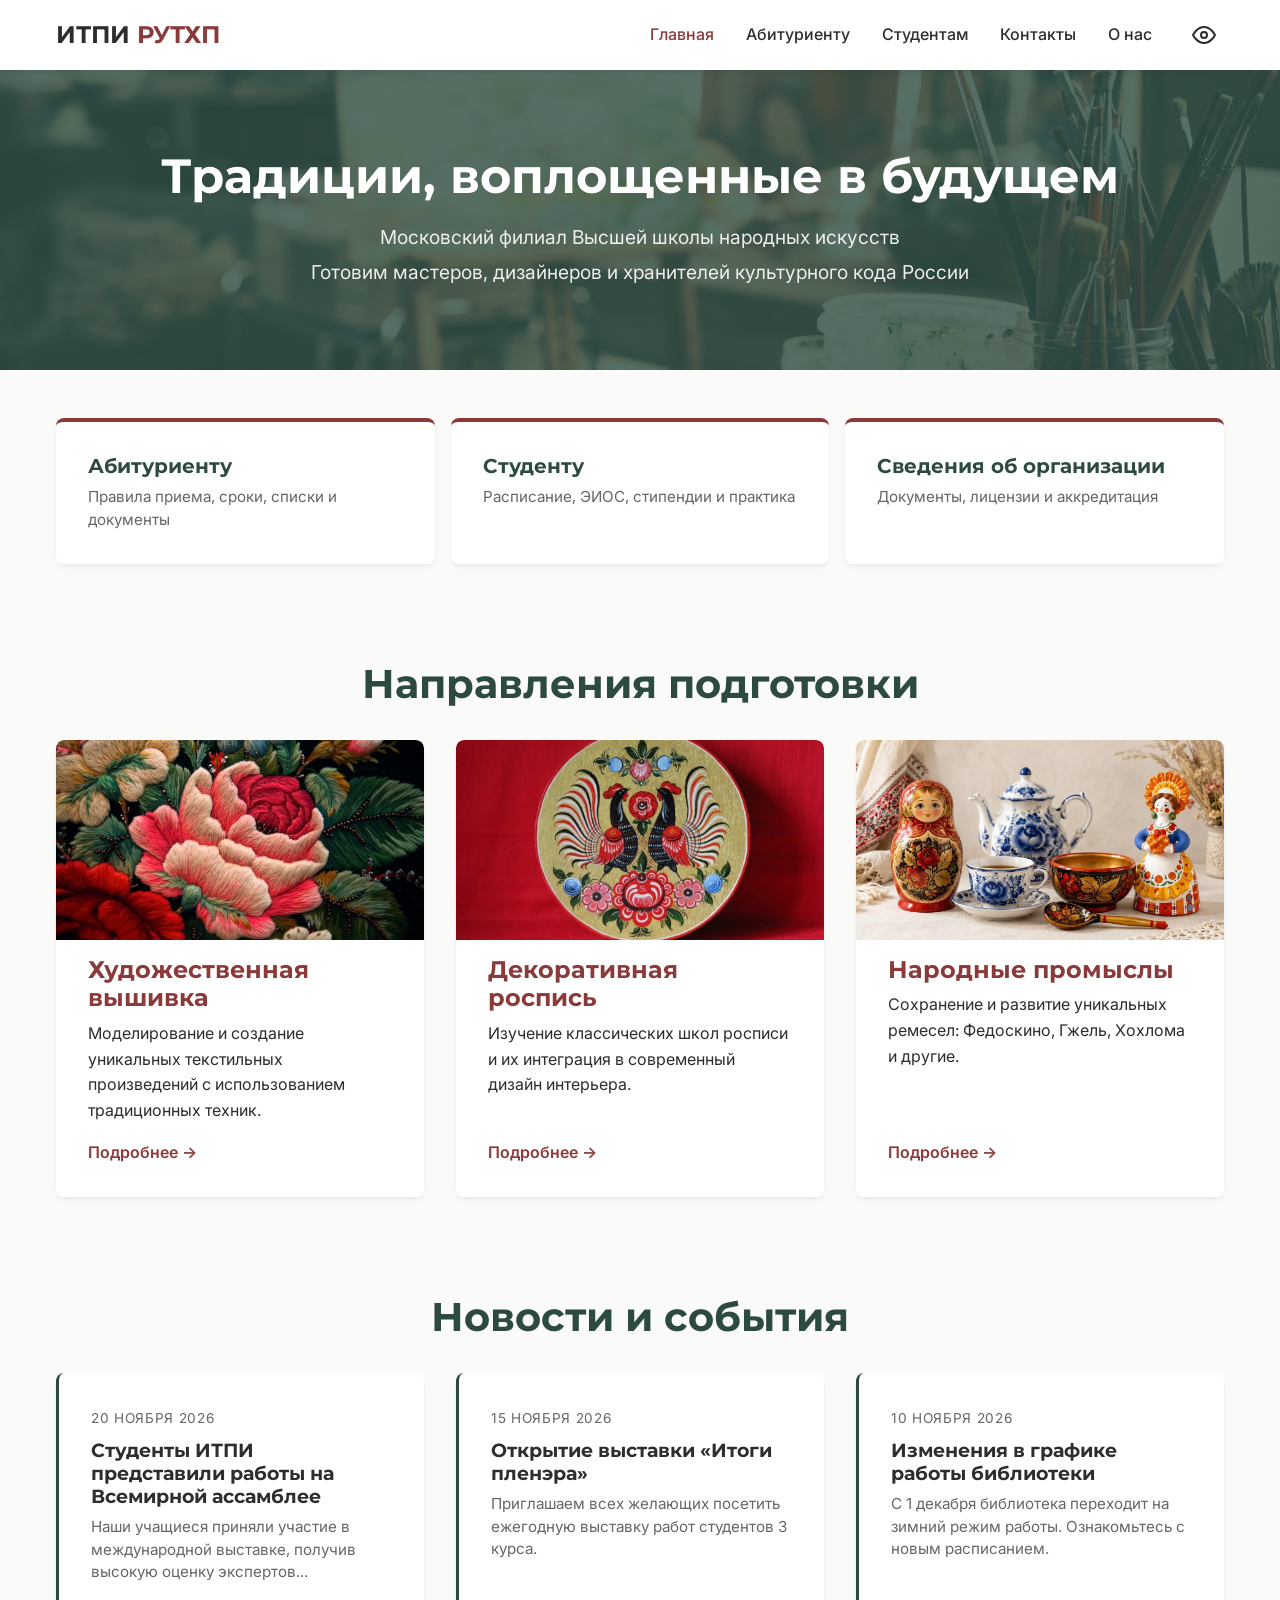
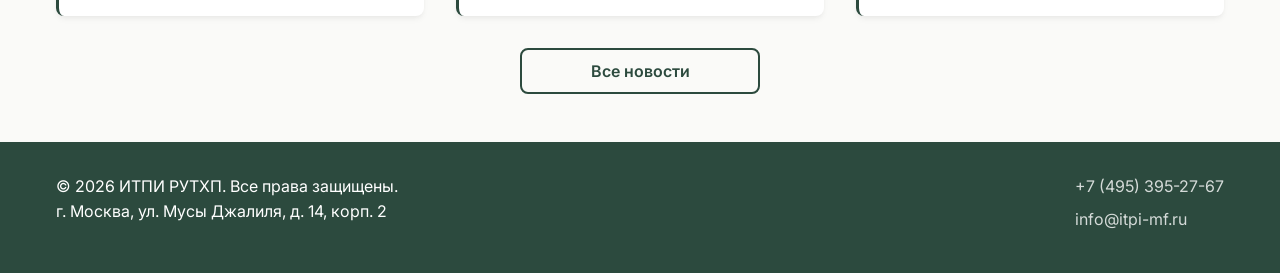
<file: index.html>
<!DOCTYPE html>
<html lang="ru">
<head>
    <meta charset="UTF-8">
    <meta name="viewport" content="width=device-width, initial-scale=1.0">
    <title>ИТПИ РУТХП | Институт Традиционного Прикладного Искусства</title>
    <link rel="preconnect" href="https://fonts.googleapis.com">
    <link rel="preconnect" href="https://fonts.gstatic.com" crossorigin>
    <link href="https://fonts.googleapis.com/css2?family=Inter:wght@400;500;600&family=Montserrat:wght@600;700&family=Playfair+Display:wght@600;700&display=swap" rel="stylesheet">
    <link rel="stylesheet" href="styles.css">
</head>
<body>
    <header class="header">
        <div class="container header__container">
            <a href="index.html" class="logo">ИТПИ <span>РУТХП</span></a>
            
            <div class="header__right">
                <nav class="nav">
                    <ul class="nav__list">
                        <li><a href="index.html" class="nav__link active">Главная</a></li>
                        <li><a href="admissions.html" class="nav__link">Абитуриенту</a></li>
                        <li><a href="#" class="nav__link">Студентам</a></li>
                        <li><a href="#" class="nav__link">Контакты</a></li>
                        <li><a href="#" class="nav__link">О нас</a></li>
                    </ul>
                </nav>
                
                <div class="a11y-wrapper">
                    <button class="a11y-toggle" id="a11yToggleBtn" aria-label="Открыть настройки для слабовидящих">
                        <svg width="24" height="24" viewBox="0 0 24 24" fill="none" stroke="currentColor" stroke-width="2" stroke-linecap="round" stroke-linejoin="round">
                            <path d="M1 12s4-8 11-8 11 8 11 8-4 8-11 8-11-8-11-8z"></path>
                            <circle cx="12" cy="12" r="3"></circle>
                        </svg>
                    </button>
                    
                    <div class="a11y-panel" id="a11yPanel">
                        <div class="a11y-section">
                            <span class="a11y-label">Размер шрифта:</span>
                            <button class="a11y-option" data-size="normal">А</button>
                            <button class="a11y-option" data-size="large">А+</button>
                            <button class="a11y-option" data-size="xlarge">А++</button>
                        </div>
                        <div class="a11y-section">
                            <span class="a11y-label">Цвет сайта:</span>
                            <button class="a11y-option a11y-color-btn" data-color="default">Обычный</button>
                            <button class="a11y-option a11y-color-btn" data-color="black-white">Чёрным по белому</button>
                            <button class="a11y-option a11y-color-btn" data-color="white-black">Белым по чёрному</button>
                        </div>
                        <button class="a11y-reset" id="a11yResetBtn">Сбросить настройки</button>
                    </div>
                </div>
                
                <button class="burger" aria-label="Открыть меню">
                    <span></span>
                    <span></span>
                    <span></span>
                </button>
            </div>
        </div>
    </header>

    <main>
        <section class="hero">
            <div class="container hero__content">
                <h1 class="hero__title">Традиции, воплощенные в будущем</h1>
                <p class="hero__subtitle">Московский филиал Высшей школы народных искусств</p>
                <p class="hero__subtitle">Готовим мастеров, дизайнеров и хранителей культурного кода России</p>
            </div>
        </section>

        <section class="quick-links container">
            <div class="quick-links__grid">
                <a href="admissions.html" class="link-card">
                    <h3 class="link-card__title">Абитуриенту</h3>
                    <p class="link-card__text">Правила приема, сроки, списки и документы</p>
                </a>
                <a href="#" class="link-card">
                    <h3 class="link-card__title">Студенту</h3>
                    <p class="link-card__text">Расписание, ЭИОС, стипендии и практика</p>
                </a>
                <a href="svedeniya_hub.html" class="link-card">
                    <h3 class="link-card__title">Сведения об организации</h3>
                    <p class="link-card__text">Документы, лицензии и аккредитация</p>
                </a>
            </div>
        </section>

        <section class="features container">
            <h2 class="section-title">Направления подготовки</h2>
            <div class="features__grid">
                <article class="card">
                    <img src="vishivka.jpg" alt="Художественная вышивка" class="card__image">
                    <h3 class="card__title">Художественная вышивка</h3>
                    <p class="card__text">Моделирование и создание уникальных текстильных произведений с использованием традиционных техник.</p>
                    <a href="#" class="card__link">Подробнее →</a>
                </article>
                <article class="card">
                    <img src="rospis.jpg" alt="Декоративная роспись" class="card__image">
                    <h3 class="card__title">Декоративная роспись</h3>
                    <p class="card__text">Изучение классических школ росписи и их интеграция в современный дизайн интерьера.</p>
                    <a href="#" class="card__link">Подробнее →</a>
                </article>
                <article class="card">
                    <img src="promisli.png" alt="Народные промыслы" class="card__image">
                    <h3 class="card__title">Народные промыслы</h3>
                    <p class="card__text">Сохранение и развитие уникальных ремесел: Федоскино, Гжель, Хохлома и другие.</p>
                    <a href="#" class="card__link">Подробнее →</a>
                </article>
            </div>
        </section>

        <section class="news container">
            <h2 class="section-title">Новости и события</h2>
            <div class="news__grid">
                <article class="news-card">
                    <time class="news-card__date" datetime="2026-11-20">20 ноября 2026</time>
                    <h3 class="news-card__title">Студенты ИТПИ представили работы на Всемирной ассамблее</h3>
                    <p class="news-card__excerpt">Наши учащиеся приняли участие в международной выставке, получив высокую оценку экспертов...</p>
                </article>
                <article class="news-card">
                    <time class="news-card__date" datetime="2026-11-15">15 ноября 2026</time>
                    <h3 class="news-card__title">Открытие выставки «Итоги пленэра»</h3>
                    <p class="news-card__excerpt">Приглашаем всех желающих посетить ежегодную выставку работ студентов 3 курса.</p>
                </article>
                <article class="news-card">
                    <time class="news-card__date" datetime="2026-11-10">10 ноября 2026</time>
                    <h3 class="news-card__title">Изменения в графике работы библиотеки</h3>
                    <p class="news-card__excerpt">С 1 декабря библиотека переходит на зимний режим работы. Ознакомьтесь с новым расписанием.</p>
                </article>
            </div>
            <div class="center-btn">
                <a href="#" class="btn btn--outline-dark">Все новости</a>
            </div>
        </section>
    </main>

    <footer class="footer">
        <div class="container footer__container">
            <div class="footer__info">
                <p>© 2026 ИТПИ РУТХП. Все права защищены.</p>
                <p>г. Москва, ул. Мусы Джалиля, д. 14, корп. 2</p>
            </div>
            <div class="footer__contacts">
                <a href="tel:+74953952767">+7 (495) 395-27-67</a>
                <a href="mailto:info@itpi-mf.ru">info@itpi-mf.ru</a>
            </div>
        </div>
    </footer>

    <script src="script.js"></script>
</body>
</html>
</file>
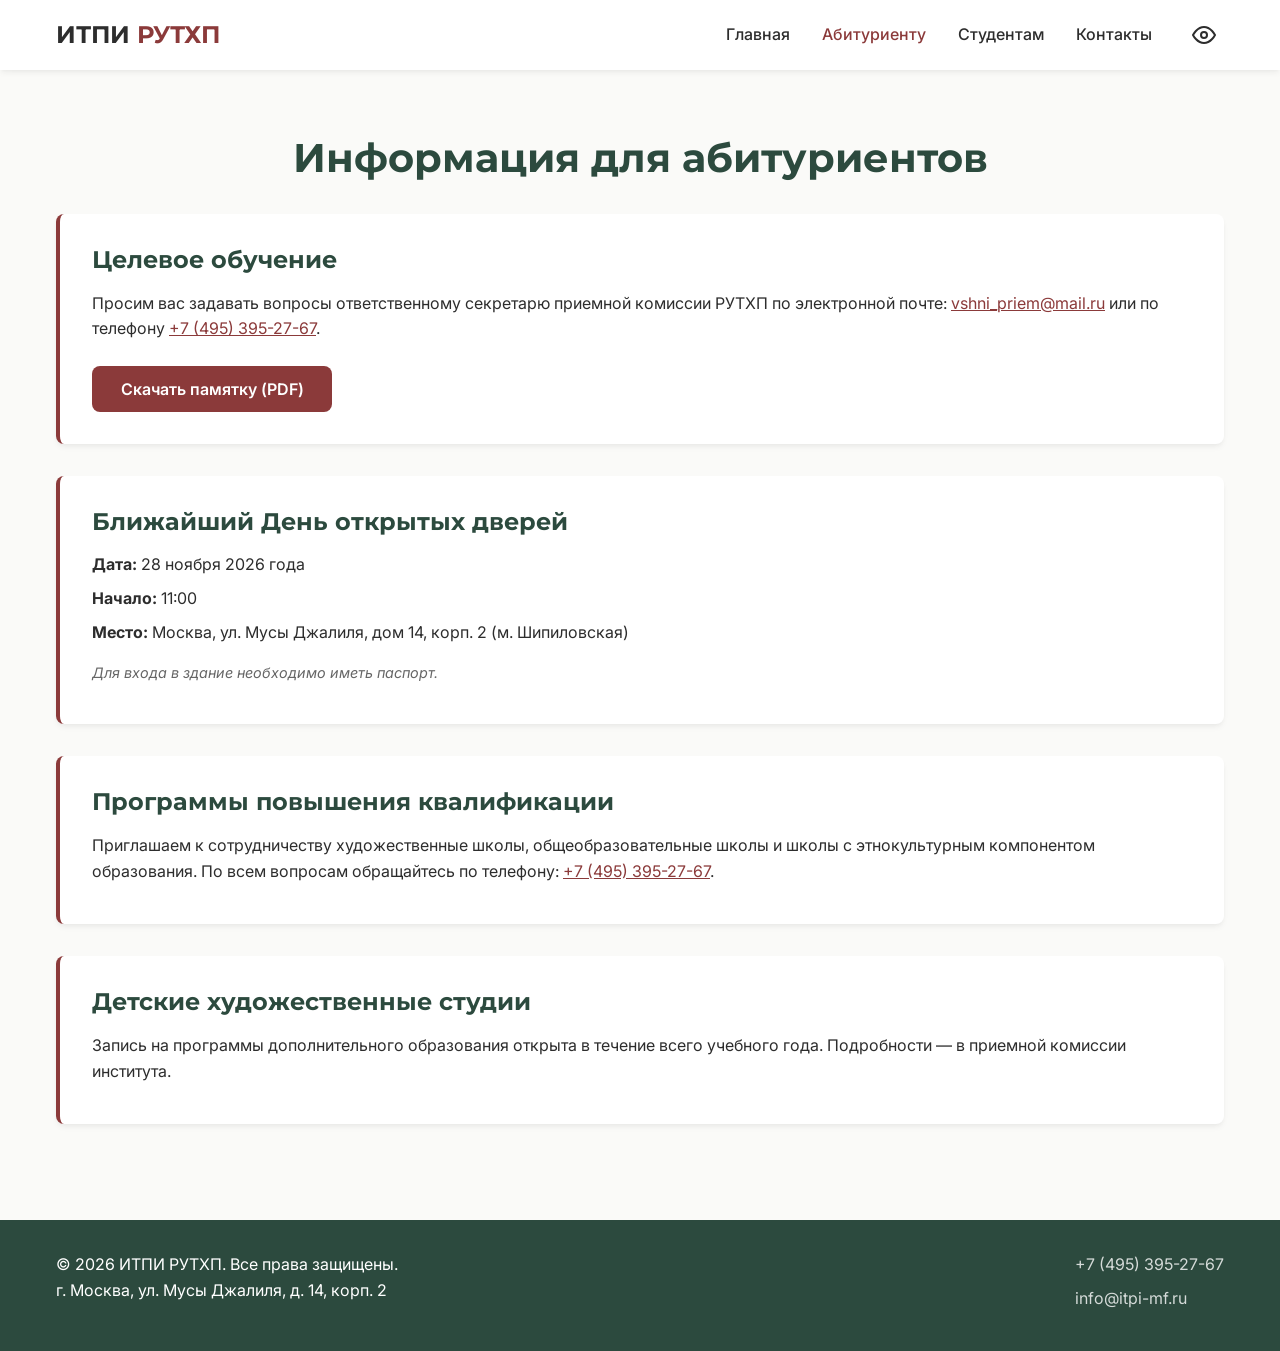
<file: admissions.html>
<!DOCTYPE html>
<html lang="ru">
<head>
    <meta charset="UTF-8">
    <meta name="viewport" content="width=device-width, initial-scale=1.0">
    <title>ИТПИ РУТХП | Абитуриенту</title>
    <link rel="preconnect" href="https://fonts.googleapis.com">
    <link rel="preconnect" href="https://fonts.gstatic.com" crossorigin>
    <link href="https://fonts.googleapis.com/css2?family=Inter:wght@400;500;600&family=Montserrat:wght@600;700&display=swap" rel="stylesheet">
    <link rel="stylesheet" href="styles.css">
</head>
<body>
    <header class="header">
        <div class="container header__container">
            <a href="index.html" class="logo">ИТПИ <span>РУТХП</span></a>

            <div class="header__right">
                <nav class="nav">
                    <ul class="nav__list">
                        <li><a href="index.html" class="nav__link">Главная</a></li>
                        <li><a href="admissions.html" class="nav__link active">Абитуриенту</a></li>
                        <li><a href="#" class="nav__link">Студентам</a></li>
                        <li><a href="#" class="nav__link">Контакты</a></li>
                    </ul>
                </nav>

                <div class="a11y-wrapper">
                    <button class="a11y-toggle" id="a11yToggleBtn" aria-label="Открыть настройки для слабовидящих">
                        <svg width="24" height="24" viewBox="0 0 24 24" fill="none" stroke="currentColor" stroke-width="2" stroke-linecap="round" stroke-linejoin="round">
                            <path d="M1 12s4-8 11-8 11 8 11 8-4 8-11 8-11-8-11-8z"></path>
                            <circle cx="12" cy="12" r="3"></circle>
                        </svg>
                    </button>

                    <div class="a11y-panel" id="a11yPanel">
                        <div class="a11y-section">
                            <span class="a11y-label">Размер шрифта:</span>
                            <button class="a11y-option" data-size="normal">А</button>
                            <button class="a11y-option" data-size="large">А+</button>
                            <button class="a11y-option" data-size="xlarge">А++</button>
                        </div>
                        <div class="a11y-section">
                            <span class="a11y-label">Цвет сайта:</span>
                            <button class="a11y-option a11y-color-btn" data-color="default">Обычный</button>
                            <button class="a11y-option a11y-color-btn" data-color="black-white">Чёрным по белому</button>
                            <button class="a11y-option a11y-color-btn" data-color="white-black">Белым по чёрному</button>
                        </div>
                        <button class="a11y-reset" id="a11yResetBtn">Сбросить настройки</button>
                    </div>
                </div>

                <button class="burger" aria-label="Открыть меню">
                    <span></span>
                    <span></span>
                    <span></span>
                </button>
            </div>
        </div>
    </header>

    <main class="container page-content">
        <h1 class="page-title">Информация для абитуриентов</h1>

        <div class="info-block">
            <h2>Целевое обучение</h2>
            <p>Просим вас задавать вопросы ответственному секретарю приемной комиссии РУТХП по электронной почте: <a href="mailto:vshni_priem@mail.ru">vshni_priem@mail.ru</a> или по телефону <a href="tel:+74953952767">+7 (495) 395-27-67</a>.</p>
            <a href="#" class="btn btn--primary" style="margin-top: 1rem; display: inline-block;">Скачать памятку (PDF)</a>
        </div>

        <div class="info-block">
            <h2>Ближайший День открытых дверей</h2>
            <p><strong>Дата:</strong> 28 ноября 2026 года</p>
            <p><strong>Начало:</strong> 11:00</p>
            <p><strong>Место:</strong> Москва, ул. Мусы Джалиля, дом 14, корп. 2 (м. Шипиловская)</p>
            <p class="note">Для входа в здание необходимо иметь паспорт.</p>
        </div>

        <div class="info-block">
            <h2>Программы повышения квалификации</h2>
            <p>Приглашаем к сотрудничеству художественные школы, общеобразовательные школы и школы с этнокультурным компонентом образования. По всем вопросам обращайтесь по телефону: <a href="tel:+74953952767">+7 (495) 395-27-67</a>.</p>
        </div>

        <div class="info-block">
            <h2>Детские художественные студии</h2>
            <p>Запись на программы дополнительного образования открыта в течение всего учебного года. Подробности — в приемной комиссии института.</p>
        </div>
    </main>

    <footer class="footer">
        <div class="container footer__container">
            <div class="footer__info">
                <p>© 2026 ИТПИ РУТХП. Все права защищены.</p>
                <p>г. Москва, ул. Мусы Джалиля, д. 14, корп. 2</p>
            </div>
            <div class="footer__contacts">
                <a href="tel:+74953952767">+7 (495) 395-27-67</a>
                <a href="mailto:info@itpi-mf.ru">info@itpi-mf.ru</a>
            </div>
        </div>
    </footer>

    <script src="script.js"></script>
</body>
</html>
</file>
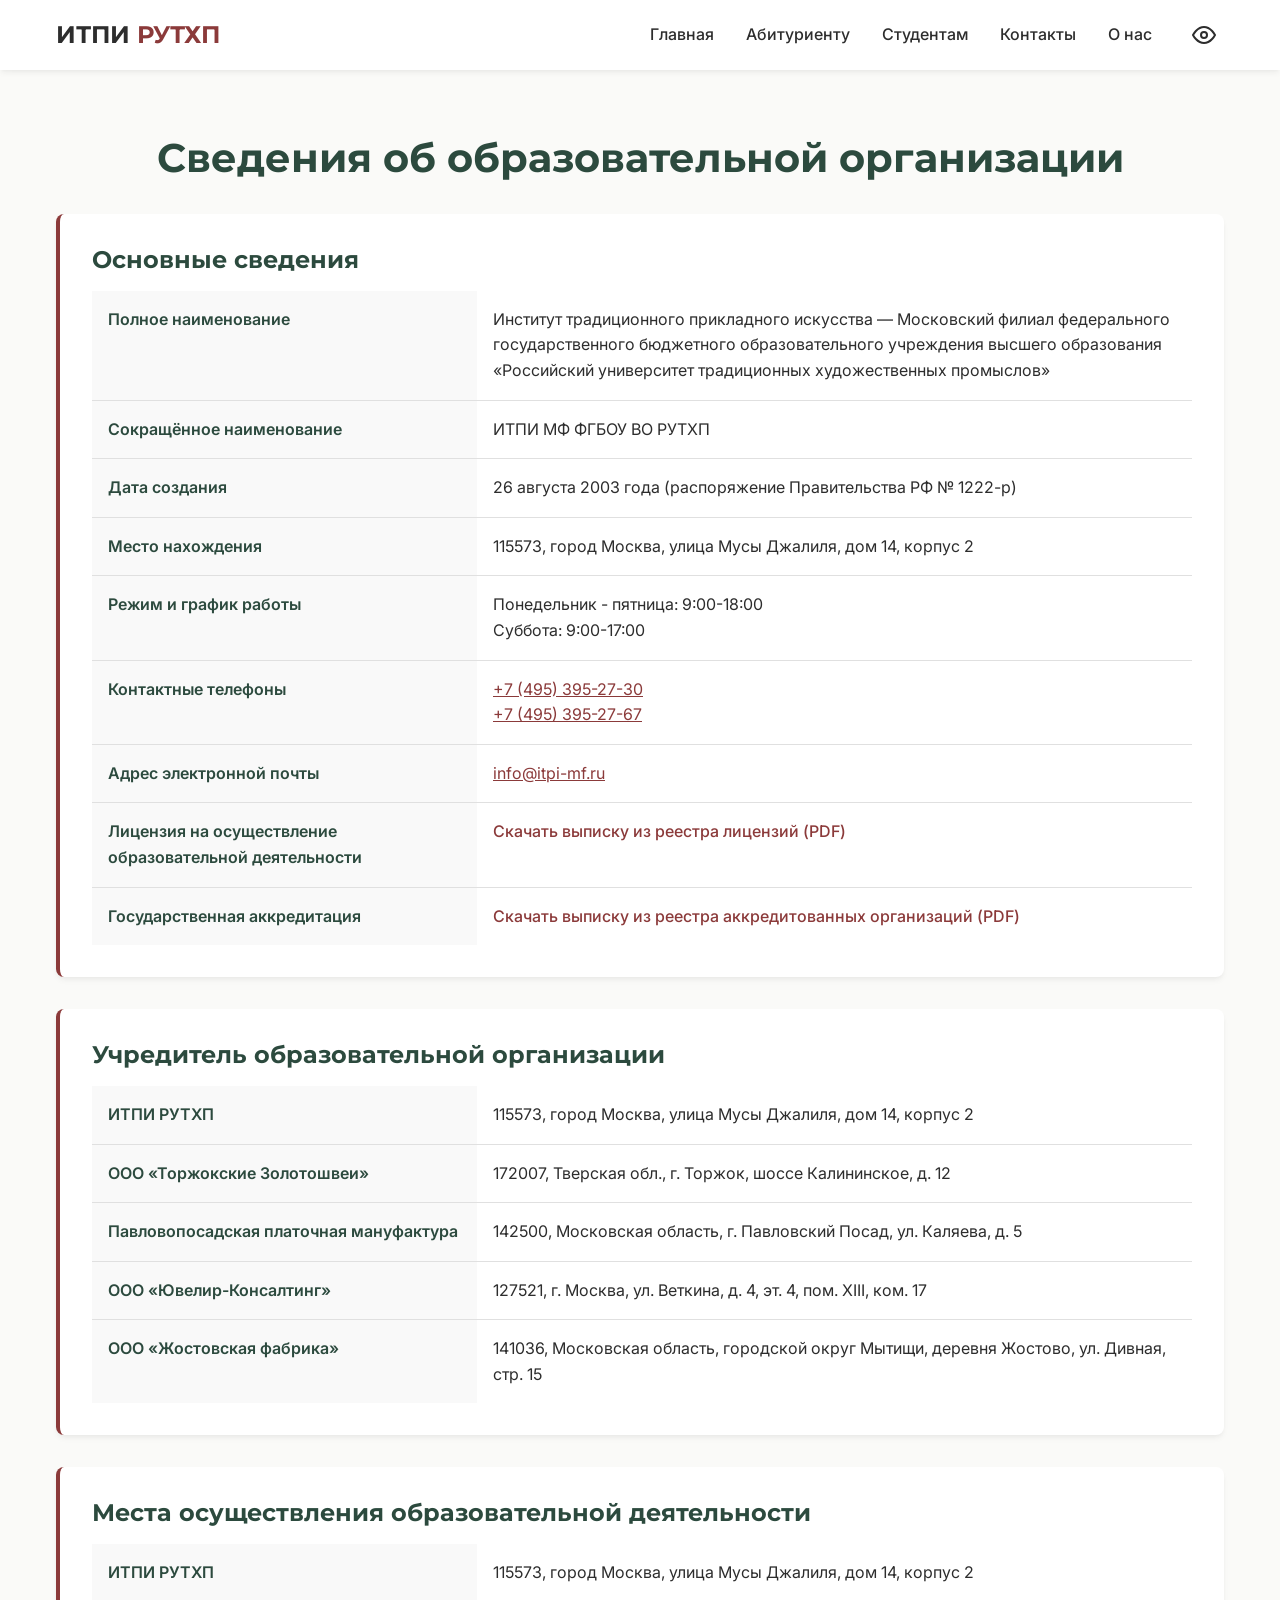
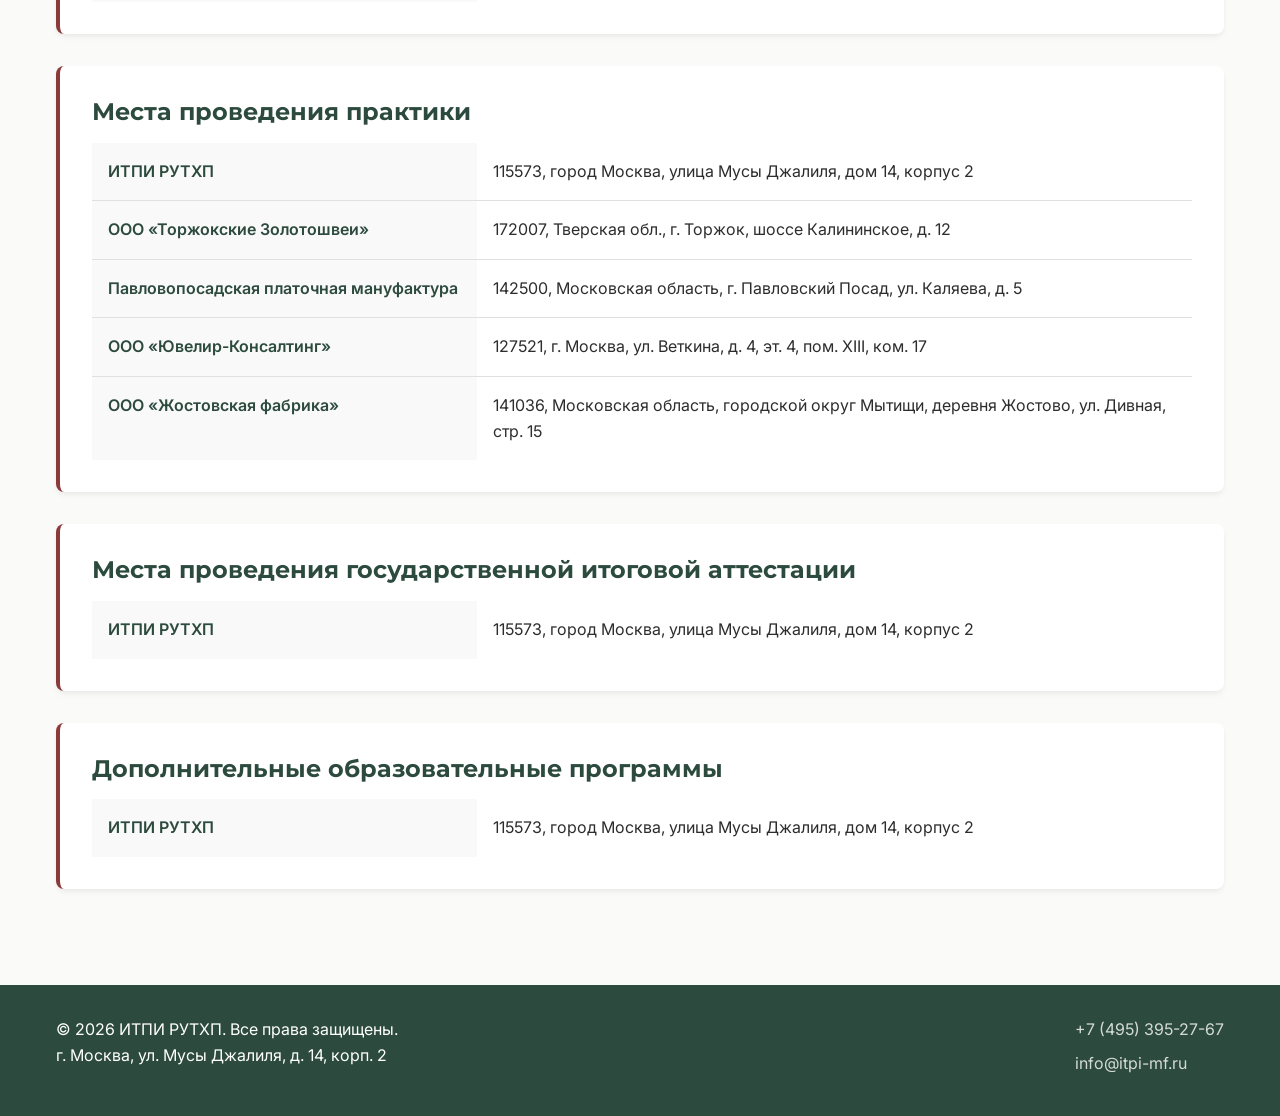
<file: sveden.html>
<!DOCTYPE html>
<html lang="ru">
<head>
    <meta charset="UTF-8">
    <meta name="viewport" content="width=device-width, initial-scale=1.0">
    <title>ИТПИ РУТХП | Сведения об организации</title>
    <link rel="preconnect" href="https://fonts.googleapis.com">
    <link rel="preconnect" href="https://fonts.gstatic.com" crossorigin>
    <link href="https://fonts.googleapis.com/css2?family=Inter:wght@400;500;600&family=Montserrat:wght@600;700&display=swap" rel="stylesheet">
    <link rel="stylesheet" href="styles.css">
</head>
<body>
    <header class="header">
        <div class="container header__container">
            <a href="index.html" class="logo">ИТПИ <span>РУТХП</span></a>
            
            <div class="header__right">
                <nav class="nav">
                    <ul class="nav__list">
                        <li><a href="index.html" class="nav__link">Главная</a></li>
                        <li><a href="admissions.html" class="nav__link">Абитуриенту</a></li>
                        <li><a href="#" class="nav__link">Студентам</a></li>
                        <li><a href="#" class="nav__link">Контакты</a></li>
                        <li><a href="#" class="nav__link">О нас</a></li>
                    </ul>
                </nav>
                
                <div class="a11y-wrapper">
                    <button class="a11y-toggle" id="a11yToggleBtn" aria-label="Версия для слабовидящих">
                        <svg viewBox="0 0 24 24" fill="none" stroke="currentColor" stroke-width="2" stroke-linecap="round" stroke-linejoin="round">
                            <path d="M1 12s4-8 11-8 11 8 11 8-4 8-11 8-11-8-11-8z"></path>
                            <circle cx="12" cy="12" r="3"></circle>
                        </svg>
                    </button>
                    <div class="a11y-panel" id="a11yPanel">
                        <div class="a11y-section">
                            <span class="a11y-label">Размер шрифта:</span>
                            <button class="a11y-option" data-size="normal">А</button>
                            <button class="a11y-option" data-size="large">А+</button>
                            <button class="a11y-option" data-size="xlarge">А++</button>
                        </div>
                        <div class="a11y-section">
                            <span class="a11y-label">Цвет сайта:</span>
                            <button class="a11y-option" data-color="default">Обычный</button>
                            <button class="a11y-option" data-color="black-white">Чёрным по белому</button>
                            <button class="a11y-option" data-color="white-black">Белым по чёрному</button>
                        </div>
                        <button class="a11y-reset" id="a11yResetBtn">Сбросить настройки</button>
                    </div>
                </div>
                
                <button class="burger" aria-label="Открыть меню">
                    <span></span><span></span><span></span>
                </button>
            </div>
        </div>
    </header>

    <main class="container page-content">
        <h1 class="page-title">Сведения об образовательной организации</h1>
        
        <!-- Основные сведения -->
        <div class="info-block">
            <h2>Основные сведения</h2>
            <table class="info-table">
                <tr>
                    <th>Полное наименование</th>
                    <td>Институт традиционного прикладного искусства — Московский филиал федерального государственного бюджетного образовательного учреждения высшего образования «Российский университет традиционных художественных промыслов»</td>
                </tr>
                <tr>
                    <th>Сокращённое наименование</th>
                    <td>ИТПИ МФ ФГБОУ ВО РУТХП</td>
                </tr>
                <tr>
                    <th>Дата создания</th>
                    <td>26 августа 2003 года (распоряжение Правительства РФ № 1222-р)</td>
                </tr>
                <tr>
                    <th>Место нахождения</th>
                    <td>115573, город Москва, улица Мусы Джалиля, дом 14, корпус 2</td>
                </tr>
                <tr>
                    <th>Режим и график работы</th>
                    <td>Понедельник - пятница: 9:00-18:00<br>Суббота: 9:00-17:00</td>
                </tr>
                <tr>
                    <th>Контактные телефоны</th>
                    <td>
                        <a href="tel:+74953952730">+7 (495) 395-27-30</a><br>
                        <a href="tel:+74953952767">+7 (495) 395-27-67</a>
                    </td>
                </tr>
                <tr>
                    <th>Адрес электронной почты</th>
                    <td><a href="mailto:info@itpi-mf.ru">info@itpi-mf.ru</a></td>
                </tr>
                <tr>
                    <th>Лицензия на осуществление образовательной деятельности</th>
                    <td><a href="#" class="doc-link">Скачать выписку из реестра лицензий (PDF)</a></td>
                </tr>
                <tr>
                    <th>Государственная аккредитация</th>
                    <td><a href="#" class="doc-link">Скачать выписку из реестра аккредитованных организаций (PDF)</a></td>
                </tr>
            </table>
        </div>

        <!-- Учредитель -->
        <div class="info-block">
            <h2>Учредитель образовательной организации</h2>
            <table class="info-table">
                <tr>
                    <th>ИТПИ РУТХП</th>
                    <td>115573, город Москва, улица Мусы Джалиля, дом 14, корпус 2</td>
                </tr>
                <tr>
                    <th>ООО «Торжокские Золотошвеи»</th>
                    <td>172007, Тверская обл., г. Торжок, шоссе Калининское, д. 12</td>
                </tr>
                <tr>
                    <th>Павловопосадская платочная мануфактура</th>
                    <td>142500, Московская область, г. Павловский Посад, ул. Каляева, д. 5</td>
                </tr>
                <tr>
                    <th>ООО «Ювелир-Консалтинг»</th>
                    <td>127521, г. Москва, ул. Веткина, д. 4, эт. 4, пом. XIII, ком. 17</td>
                </tr>
                <tr>
                    <th>ООО «Жостовская фабрика»</th>
                    <td>141036, Московская область, городской округ Мытищи, деревня Жостово, ул. Дивная, стр. 15</td>
                </tr>
            </table>
        </div>

        <!-- Места осуществления образовательной деятельности -->
        <div class="info-block">
            <h2>Места осуществления образовательной деятельности</h2>
            <table class="info-table">
                <tr>
                    <th>ИТПИ РУТХП</th>
                    <td>115573, город Москва, улица Мусы Джалиля, дом 14, корпус 2</td>
                </tr>
            </table>
        </div>

        <!-- Места проведения практики -->
        <div class="info-block">
            <h2>Места проведения практики</h2>
            <table class="info-table">
                <tr>
                    <th>ИТПИ РУТХП</th>
                    <td>115573, город Москва, улица Мусы Джалиля, дом 14, корпус 2</td>
                </tr>
                <tr>
                    <th>ООО «Торжокские Золотошвеи»</th>
                    <td>172007, Тверская обл., г. Торжок, шоссе Калининское, д. 12</td>
                </tr>
                <tr>
                    <th>Павловопосадская платочная мануфактура</th>
                    <td>142500, Московская область, г. Павловский Посад, ул. Каляева, д. 5</td>
                </tr>
                <tr>
                    <th>ООО «Ювелир-Консалтинг»</th>
                    <td>127521, г. Москва, ул. Веткина, д. 4, эт. 4, пом. XIII, ком. 17</td>
                </tr>
                <tr>
                    <th>ООО «Жостовская фабрика»</th>
                    <td>141036, Московская область, городской округ Мытищи, деревня Жостово, ул. Дивная, стр. 15</td>
                </tr>
            </table>
        </div>

        <!-- Места проведения государственной итоговой аттестации -->
        <div class="info-block">
            <h2>Места проведения государственной итоговой аттестации</h2>
            <table class="info-table">
                <tr>
                    <th>ИТПИ РУТХП</th>
                    <td>115573, город Москва, улица Мусы Джалиля, дом 14, корпус 2</td>
                </tr>
            </table>
        </div>

        <!-- Места осуществления образовательной деятельности по дополнительным программам -->
        <div class="info-block">
            <h2>Дополнительные образовательные программы</h2>
            <table class="info-table">
                <tr>
                    <th>ИТПИ РУТХП</th>
                    <td>115573, город Москва, улица Мусы Джалиля, дом 14, корпус 2</td>
                </tr>
            </table>
        </div>
    </main>

    <footer class="footer">
        <div class="container footer__container">
            <div class="footer__info">
                <p>© 2026 ИТПИ РУТХП. Все права защищены.</p>
                <p>г. Москва, ул. Мусы Джалиля, д. 14, корп. 2</p>
            </div>
            <div class="footer__contacts">
                <a href="tel:+74953952767">+7 (495) 395-27-67</a>
                <a href="mailto:info@itpi-mf.ru">info@itpi-mf.ru</a>
            </div>
        </div>
    </footer>

    <script src="script.js"></script>
</body>
</html>
</file>
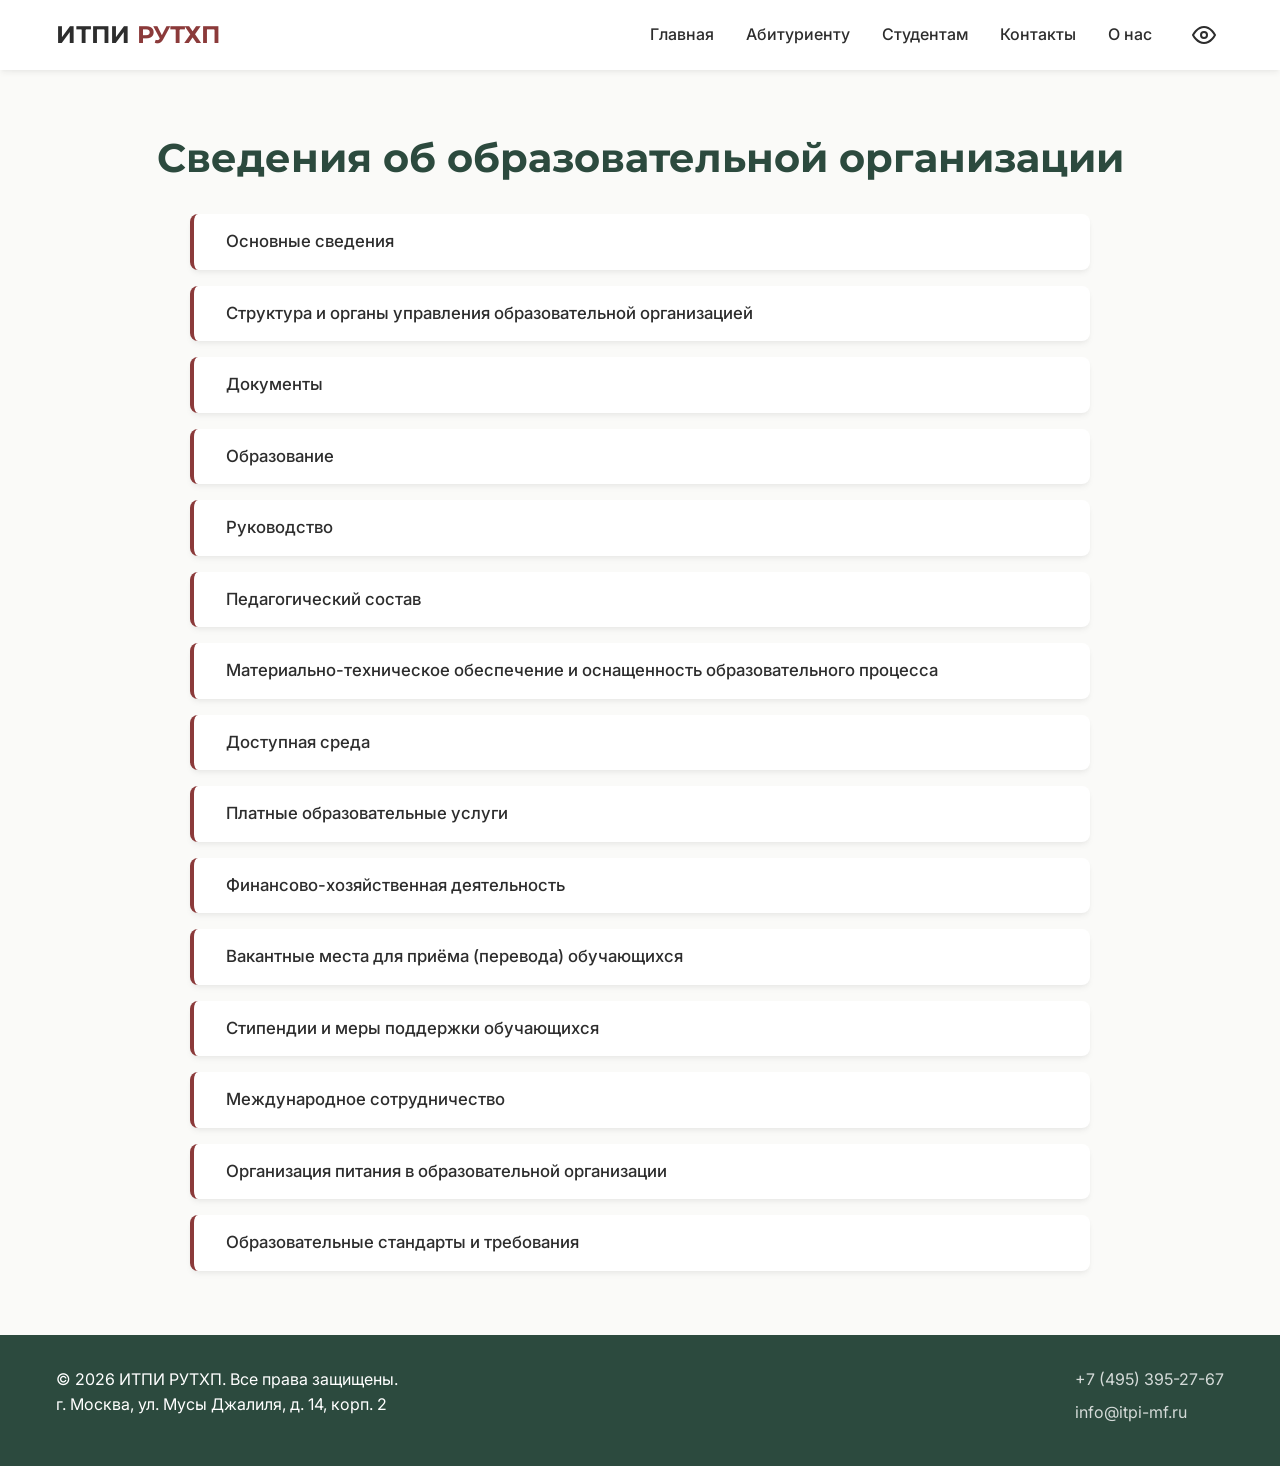
<file: svedeniya_hub.html>
<!DOCTYPE html>
<html lang="ru">
<head>
    <meta charset="UTF-8">
    <meta name="viewport" content="width=device-width, initial-scale=1.0">
    <title>ИТПИ РУТХП | Сведения об образовательной организации</title>
    <link rel="preconnect" href="https://fonts.googleapis.com">
    <link rel="preconnect" href="https://fonts.gstatic.com" crossorigin>
    <link href="https://fonts.googleapis.com/css2?family=Inter:wght@400;500;600&family=Montserrat:wght@600;700&display=swap" rel="stylesheet">
    <link rel="stylesheet" href="styles.css">
</head>
<body>
    <header class="header">
        <div class="container header__container">
            <a href="index.html" class="logo">ИТПИ <span>РУТХП</span></a>
            
            <div class="header__right">
                <nav class="nav">
                    <ul class="nav__list">
                        <li><a href="index.html" class="nav__link">Главная</a></li>
                        <li><a href="admissions.html" class="nav__link">Абитуриенту</a></li>
                        <li><a href="#" class="nav__link">Студентам</a></li>
                        <li><a href="#" class="nav__link">Контакты</a></li>
                        <li><a href="#" class="nav__link">О нас</a></li>
                    </ul>
                </nav>
                
                <div class="a11y-wrapper">
                    <button class="a11y-toggle" id="a11yToggleBtn" aria-label="Версия для слабовидящих">
                        <svg viewBox="0 0 24 24" fill="none" stroke="currentColor" stroke-width="2" stroke-linecap="round" stroke-linejoin="round">
                            <path d="M1 12s4-8 11-8 11 8 11 8-4 8-11 8-11-8-11-8z"></path>
                            <circle cx="12" cy="12" r="3"></circle>
                        </svg>
                    </button>
                    <div class="a11y-panel" id="a11yPanel">
                        <div class="a11y-section">
                            <span class="a11y-label">Размер шрифта:</span>
                            <button class="a11y-option" data-size="normal">А</button>
                            <button class="a11y-option" data-size="large">А+</button>
                            <button class="a11y-option" data-size="xlarge">А++</button>
                        </div>
                        <div class="a11y-section">
                            <span class="a11y-label">Цвет сайта:</span>
                            <button class="a11y-option" data-color="default">Обычный</button>
                            <button class="a11y-option" data-color="black-white">Чёрным по белому</button>
                            <button class="a11y-option" data-color="white-black">Белым по чёрному</button>
                        </div>
                        <button class="a11y-reset" id="a11yResetBtn">Сбросить настройки</button>
                    </div>
                </div>
                
                <button class="burger" aria-label="Открыть меню">
                    <span></span><span></span><span></span>
                </button>
            </div>
        </div>
    </header>

    <main class="container page-content">
        <h1 class="page-title">Сведения об образовательной организации</h1>
        
        <div class="sveden-list">
            <a href="sveden.html" class="sveden-item">
                <span class="sveden-item__title">Основные сведения</span>
            </a>
            
            <a href="sveden-structure.html" class="sveden-item">
                <span class="sveden-item__title">Структура и органы управления образовательной организацией</span>
            </a>
            
            <a href="sveden-documents.html" class="sveden-item">
                <span class="sveden-item__title">Документы</span>
            </a>
            
            <a href="sveden-education.html" class="sveden-item">
                <span class="sveden-item__title">Образование</span>
            </a>
            
            <a href="sveden-leadership.html" class="sveden-item">
                <span class="sveden-item__title">Руководство</span>
            </a>
            
            <a href="sveden-teachers.html" class="sveden-item">
                <span class="sveden-item__title">Педагогический состав</span>
            </a>
            
            <a href="sveden-material.html" class="sveden-item">
                <span class="sveden-item__title">Материально-техническое обеспечение и оснащенность образовательного процесса</span>
            </a>
            
            <a href="sveden-accessible.html" class="sveden-item">
                <span class="sveden-item__title">Доступная среда</span>
            </a>
            
            <a href="sveden-paid.html" class="sveden-item">
                <span class="sveden-item__title">Платные образовательные услуги</span>
            </a>
            
            <a href="sveden-finance.html" class="sveden-item">
                <span class="sveden-item__title">Финансово-хозяйственная деятельность</span>
            </a>
            
            <a href="sveden-vacant.html" class="sveden-item">
                <span class="sveden-item__title">Вакантные места для приёма (перевода) обучающихся</span>
            </a>
            
            <a href="sveden-scholarships.html" class="sveden-item">
                <span class="sveden-item__title">Стипендии и меры поддержки обучающихся</span>
            </a>
            
            <a href="sveden-international.html" class="sveden-item">
                <span class="sveden-item__title">Международное сотрудничество</span>
            </a>
            
            <a href="sveden-catering.html" class="sveden-item">
                <span class="sveden-item__title">Организация питания в образовательной организации</span>
            </a>
            
            <a href="sveden-standards.html" class="sveden-item">
                <span class="sveden-item__title">Образовательные стандарты и требования</span>
            </a>
        </div>
    </main>

    <footer class="footer">
        <div class="container footer__container">
            <div class="footer__info">
                <p class="footer__copyright">© 2026 ИТПИ РУТХП. Все права защищены.</p>
                <p class="footer__address">г. Москва, ул. Мусы Джалиля, д. 14, корп. 2</p>
            </div>
            <div class="footer__contacts">
                <a href="tel:+74953952767">+7 (495) 395-27-67</a>
                <a href="mailto:info@itpi-mf.ru">info@itpi-mf.ru</a>
            </div>
        </div>
    </footer>

    <script src="script.js"></script>
</body>
</html>
</file>
<file: styles.css>
/* --- Сброс и переменные --- */
:root {
    --color-primary: #8B3A3A;
    --color-primary-hover: #6D2C2C;
    --color-secondary: #2C4A3E;
    --color-bg: #FAFAF8;
    --color-text: #2D2D2D;
    --color-text-light: #666666;
    --color-white: #FFFFFF;
    
    --font-heading: 'Montserrat', sans-serif;
    --font-body: 'Inter', sans-serif;
    
    --spacing-sm: 0.5rem;
    --spacing-md: 1rem;
    --spacing-lg: 2rem;
    --spacing-xl: 4rem;
    
    --border-radius: 8px;
    --shadow: 0 4px 6px -1px rgba(0, 0, 0, 0.05), 0 2px 4px -1px rgba(0, 0, 0, 0.03);
}

* {
    margin: 0;
    padding: 0;
    box-sizing: border-box;
}

body {
    font-family: var(--font-body);
    background-color: var(--color-bg);
    color: var(--color-text);
    line-height: 1.6;
    display: flex;
    flex-direction: column;
    min-height: 100vh;
}

.container {
    max-width: 1200px;
    margin: 0 auto;
    padding: 0 var(--spacing-md);
}

/* --- Типографика --- */
h1, h2, h3 {
    font-family: var(--font-heading);
    color: var(--color-secondary);
    line-height: 1.2;
}

.section-title, .page-title {
    font-size: 2.5rem;
    margin-bottom: var(--spacing-lg);
    text-align: center;
}

/* --- Шапка --- */
.header {
    background-color: var(--color-white);
    box-shadow: var(--shadow);
    position: sticky;
    top: 0;
    z-index: 100;
}

.header__container {
    display: flex;
    justify-content: space-between;
    align-items: center;
    height: 70px;
}

.header__right {
    display: flex;
    align-items: center;
    gap: var(--spacing-lg);
}

.logo {
    font-family: var(--font-heading);
    font-size: 1.5rem;
    font-weight: 700;
    color: var(--color-text);
    text-decoration: none;
}

.logo span {
    color: var(--color-primary);
}

.nav__list {
    display: flex;
    list-style: none;
    gap: var(--spacing-lg);
}

.nav__link {
    text-decoration: none;
    color: var(--color-text);
    font-weight: 500;
    transition: color 0.3s ease;
}

.nav__link:hover, .nav__link.active {
    color: var(--color-primary);
}

/* --- Бургер-меню --- */
.burger {
    display: none;
    background: none;
    border: none;
    cursor: pointer;
    flex-direction: column;
    gap: 5px;
}

.burger span {
    display: block;
    width: 25px;
    height: 3px;
    background-color: var(--color-text);
    transition: 0.3s;
}

/* --- Hero секция --- */
.hero {
    background: linear-gradient(rgba(44, 74, 62, 0.8), rgba(44, 74, 62, 0.8)), 
                url('background.jpg') center/cover no-repeat;
    color: var(--color-white);
    text-align: center;
    
    height: 300px; 
    padding: 0;
    display: flex;
    align-items: center;
    justify-content: center; 
}

.hero__title {
    color: var(--color-white);
    font-size: 3rem;
    margin-bottom: var(--spacing-md);
}

.hero__subtitle {
    font-size: 1.2rem;
    max-width: 720px;
    margin: 0 auto 0.25rem;
    opacity: 0.9;
}

.hero__buttons {
    display: flex;
    justify-content: center;
    align-items: center;
    gap: var(--spacing-md);
    flex-wrap: wrap;
}

.hero__buttons .btn {
    margin: 0;
}

/* --- Кнопки --- */
.btn {
    display: inline-block;
    padding: 0.8rem 1.5rem;
    border-radius: var(--border-radius);
    text-decoration: none;
    font-weight: 600;
    transition: all 0.3s ease;
    min-width: 240px;
    text-align: center;
    border: 2px solid transparent;
    box-sizing: border-box;
    line-height: 1;
}

.btn--primary {
    background-color: var(--color-primary);
    color: var(--color-white);
}

.btn--primary:hover {
    background-color: var(--color-primary-hover);
}

.btn--outline {
    border: 2px solid var(--color-white);
    color: var(--color-white);
}

.btn--outline:hover {
    background-color: var(--color-white);
    color: var(--color-secondary);
}

.btn--outline-dark {
    border: 2px solid var(--color-secondary);
    color: var(--color-secondary);
}

.btn--outline-dark:hover {
    background-color: var(--color-secondary);
    color: var(--color-white);
}

/* --- Быстрый доступ --- */
.quick-links {
    margin-top: 3rem;
    position: relative;
    z-index: 10;
    margin-bottom: 3rem;
}

.quick-links__grid {
    display: grid;
    grid-template-columns: repeat(auto-fit, minmax(280px, 1fr));
    gap: var(--spacing-md);
}

.link-card {
    background: var(--color-white);
    padding: var(--spacing-lg);
    border-radius: var(--border-radius);
    box-shadow: var(--shadow);
    text-decoration: none;
    color: var(--color-text);
    transition: transform 0.3s ease, box-shadow 0.3s ease;
    border-top: 4px solid var(--color-primary);
    display: block;
}

.link-card:hover {
    transform: translateY(-5px);
    box-shadow: 0 10px 15px -3px rgba(0, 0, 0, 0.1);
}

.link-card__icon {
    font-size: 2rem;
    display: block;
    margin-bottom: var(--spacing-sm);
}

.link-card__title {
    font-family: var(--font-heading);
    font-size: 1.25rem;
    margin-bottom: var(--spacing-sm);
    color: var(--color-secondary);
}

.link-card__text {
    font-size: 0.95rem;
    color: var(--color-text-light);
    line-height: 1.5;
}

/* --- Карточки направлений --- */
.features {
    padding: 3rem var(--spacing-md);
}

.features__grid {
    display: grid;
    grid-template-columns: repeat(auto-fit, minmax(300px, 1fr));
    gap: var(--spacing-lg);
}

.card {
    background: var(--color-white);
    padding: var(--spacing-lg);
    border-radius: var(--border-radius);
    box-shadow: var(--shadow);
    overflow: hidden;
    display: flex;
    flex-direction: column;
}

.card__image {
    width: calc(100% + var(--spacing-lg) * 2);
    height: 200px;
    object-fit: cover;
    object-position: center;
    border-radius: var(--border-radius) var(--border-radius) 0 0;
    margin: calc(-1 * var(--spacing-lg)) calc(-1 * var(--spacing-lg)) var(--spacing-md) calc(-1 * var(--spacing-lg));
    display: block;
}

.card__title {
    font-size: 1.5rem;
    margin-bottom: var(--spacing-sm);
    color: var(--color-primary);
}

.card__text {
    flex-grow: 1;
}

.card__link {
    display: inline-block;
    margin-top: var(--spacing-md);
    color: var(--color-primary);
    text-decoration: none;
    font-weight: 600;
    transition: color 0.3s;
}

.card__link:hover {
    color: var(--color-primary-hover);
}

/* --- Новости --- */
.news {
    padding: 3rem var(--spacing-md);
}

.news__grid {
    display: grid;
    grid-template-columns: repeat(auto-fit, minmax(300px, 1fr));
    gap: var(--spacing-lg);
    margin-bottom: var(--spacing-lg);
}

.news-card {
    background: var(--color-white);
    padding: var(--spacing-lg);
    border-radius: var(--border-radius);
    box-shadow: var(--shadow);
    border-left: 3px solid var(--color-secondary);
}

.news-card__date {
    font-size: 0.85rem;
    color: var(--color-text-light);
    text-transform: uppercase;
    letter-spacing: 0.05em;
}

.news-card__title {
    font-size: 1.2rem;
    margin: var(--spacing-sm) 0;
    color: var(--color-text);
}

.news-card__excerpt {
    font-size: 0.95rem;
    color: var(--color-text-light);
    line-height: 1.5;
}

.center-btn {
    text-align: center;
    margin-top: var(--spacing-lg);
}

/* --- Страница абитуриента --- */
.page-content {
    padding: var(--spacing-xl) var(--spacing-md);
    flex: 1;
}

.info-block {
    background: var(--color-white);
    padding: var(--spacing-lg);
    border-radius: var(--border-radius);
    box-shadow: var(--shadow);
    margin-bottom: var(--spacing-lg);
    border-left: 4px solid var(--color-primary);
}

.info-block .btn--primary {
    background-color: var(--color-primary);
    color: var(--color-white);
     margin-top: var(--spacing-md);
}

.info-block .btn--primary:hover {
    background-color: var(--color-primary-hover);
}

.info-block h2 {
    margin-bottom: var(--spacing-md);
}

.info-block p {
    margin-bottom: var(--spacing-sm);
}

.info-block a {
    color: var(--color-primary);
}

.note {
    margin-top: var(--spacing-md);
    font-size: 0.9rem;
    color: var(--color-text-light);
    font-style: italic;
}

/* --- Подвал --- */
.footer {
    background-color: var(--color-secondary);
    color: var(--color-white);
    padding: var(--spacing-lg) 0;
    margin-top: auto;
}

.footer__container {
    display: flex;
    justify-content: space-between;
    flex-wrap: wrap;
    gap: var(--spacing-md);
}

.footer__contacts a {
    color: var(--color-white);
    text-decoration: none;
    display: block;
    margin-bottom: var(--spacing-sm);
    opacity: 0.8;
    transition: opacity 0.3s;
}

.footer__contacts a:hover {
    opacity: 1;
}

/* --- Версия для слабовидящих --- */
.a11y-wrapper {
    position: relative;
}

.a11y-toggle {
    background: transparent;
    border: none;
    padding: 8px;
    cursor: pointer;
    display: flex;
    align-items: center;
    justify-content: center;
    color: var(--color-text);
    transition: color 0.3s ease;
    width: 40px;
    height: 40px;
    flex-shrink: 0;
}

.a11y-toggle:hover {
    color: var(--color-primary);
}

.a11y-toggle svg {
    width: 24px;
    height: 24px;
    display: block;
}

.a11y-panel {
    position: absolute;
    top: 100%;
    right: 0;
    background: var(--color-white);
    border: 1px solid #ddd;
    border-radius: var(--border-radius);
    box-shadow: 0 10px 25px rgba(0,0,0,0.15);
    padding: var(--spacing-md);
    width: 280px;
    z-index: 200;
    display: none;
    flex-direction: column;
    gap: var(--spacing-md);
}

.a11y-panel.is-open {
    display: flex;
}

.a11y-section {
    display: flex;
    flex-direction: column;
    gap: 0.5rem;
    border-bottom: 1px solid #eee;
    padding-bottom: var(--spacing-md);
}

.a11y-section:last-of-type {
    border-bottom: none;
}

.a11y-label {
    font-size: 0.9rem;
    font-weight: 600;
    color: var(--color-text);
}

.a11y-option {
    padding: 0.5rem;
    border: 1px solid #ccc;
    background: #fff;
    border-radius: 4px;
    cursor: pointer;
    font-family: var(--font-body);
    font-size: 1rem;
    transition: all 0.2s;
    text-align: center;
}

.a11y-option:hover, .a11y-option.is-active {
    background: var(--color-primary);
    color: #fff;
    border-color: var(--color-primary);
}

.a11y-reset {
    padding: 0.6rem;
    background: var(--color-secondary);
    color: #fff;
    border: none;
    border-radius: 4px;
    cursor: pointer;
    font-weight: 600;
    transition: background 0.3s;
}

.a11y-reset:hover {
    background: var(--color-primary);
}

/* Темы для слабовидящих */
body.a11y-size-large {
    font-size: 1.2rem !important;
}

body.a11y-size-xlarge {
    font-size: 1.5rem !important;
}

body.a11y-color-black-white {
    background-color: #FFFFFF !important;
    color: #000000 !important;
}

body.a11y-color-black-white * {
    background-color: #FFFFFF !important;
    color: #000000 !important;
    border-color: #000000 !important;
    box-shadow: none !important;
}

body.a11y-color-black-white img {
    filter: grayscale(100%) contrast(120%) !important;
}

body.a11y-color-black-white a {
    text-decoration: underline !important;
    font-weight: bold !important;
}

body.a11y-color-white-black {
    background-color: #000000 !important;
    color: #FFFFFF !important;
}

body.a11y-color-white-black * {
    background-color: #000000 !important;
    color: #FFFFFF !important;
    border-color: #FFFFFF !important;
    box-shadow: none !important;
}

body.a11y-color-white-black img {
    filter: grayscale(100%) invert(100%) contrast(120%) !important;
}

body.a11y-color-white-black a {
    text-decoration: underline !important;
    font-weight: bold !important;
}

/* --- Таблицы для страницы "Сведения об организации" --- */
.info-table {
    width: 100%;
    border-collapse: collapse;
    margin-top: var(--spacing-md);
}

.info-table th,
.info-table td {
    padding: var(--spacing-md);
    text-align: left;
    vertical-align: top;
    border-bottom: 1px solid #e0e0e0;
}

.info-table th {
    width: 35%;
    font-weight: 600;
    color: var(--color-secondary);
    background-color: #f9f9f9;
}

.info-table td {
    color: var(--color-text);
    line-height: 1.6;
}

.info-table tr:last-child th,
.info-table tr:last-child td {
    border-bottom: none;
}

.doc-link {
    color: var(--color-primary);
    text-decoration: none;
    font-weight: 500;
    transition: color 0.3s ease;
}

.doc-link:hover {
    color: var(--color-primary-hover);
    text-decoration: underline;
}

/* --- Страница "Сведения об организации" --- */
.sveden-list {
    display: flex;
    flex-direction: column;
    gap: var(--spacing-md);
    max-width: 900px;
    margin: 0 auto;
}

.sveden-item {
    display: flex;
    align-items: center;
    gap: var(--spacing-md);
    padding: var(--spacing-md) var(--spacing-lg);
    background: var(--color-white);
    border-radius: var(--border-radius);
    box-shadow: var(--shadow);
    text-decoration: none;
    color: var(--color-text);
    transition: all 0.3s ease;
    border-left: 4px solid var(--color-primary);
}

.sveden-item:hover {
    transform: translateX(5px);
    box-shadow: 0 6px 12px rgba(0, 0, 0, 0.1);
    border-left-color: var(--color-secondary);
}

.sveden-item__title {
    font-size: 1.05rem;
    font-weight: 500;
    line-height: 1.4;
}

/* Адаптивность для мобильных */
@media (max-width: 768px) {
    .sveden-item {
        padding: var(--spacing-md);
    }
    
    .sveden-item__title {
        font-size: 0.95rem;
    }

/* Адаптивность таблиц для мобильных */
@media (max-width: 768px) {
    .info-table,
    .info-table thead,
    .info-table tbody,
    .info-table th,
    .info-table td,
    .info-table tr {
        display: block;
    }
    
    .info-table th {
        width: 100%;
        background-color: var(--color-bg);
        border-bottom: none;
        padding-bottom: var(--spacing-sm);
    }
    
    .info-table td {
        padding-top: 0;
        padding-bottom: var(--spacing-md);
    }
    
    .info-table tr {
        margin-bottom: var(--spacing-md);
        border-bottom: 2px solid var(--color-primary);
    }
    
/* --- Адаптивность (Mobile) --- */
@media (max-width: 768px) {
    .burger {
        display: flex;
    }

    .nav {
        position: absolute;
        top: 70px;
        left: 0;
        width: 100%;
        background-color: var(--color-white);
        box-shadow: var(--shadow);
        padding: var(--spacing-md);
        transform: translateY(-150%);
        transition: transform 0.3s ease;
        z-index: 99;
    }

    .nav.open {
        transform: translateY(0);
    }

    .nav__list {
        flex-direction: column;
        gap: var(--spacing-md);
        text-align: center;
    }

    .hero__title {
        font-size: 2rem;
    }

    .footer__container {
        flex-direction: column;
        text-align: center;
    }

    .hero__buttons {
        flex-direction: column;
        align-items: center;
        gap: var(--spacing-lg);
    }

    .hero__buttons .btn {
        width: 100%;
        max-width: 240px;
    }

    .quick-links {
        margin-top: var(--spacing-lg);
    }

    .page-title {
        font-size: 2rem;
    }
}
</file>
